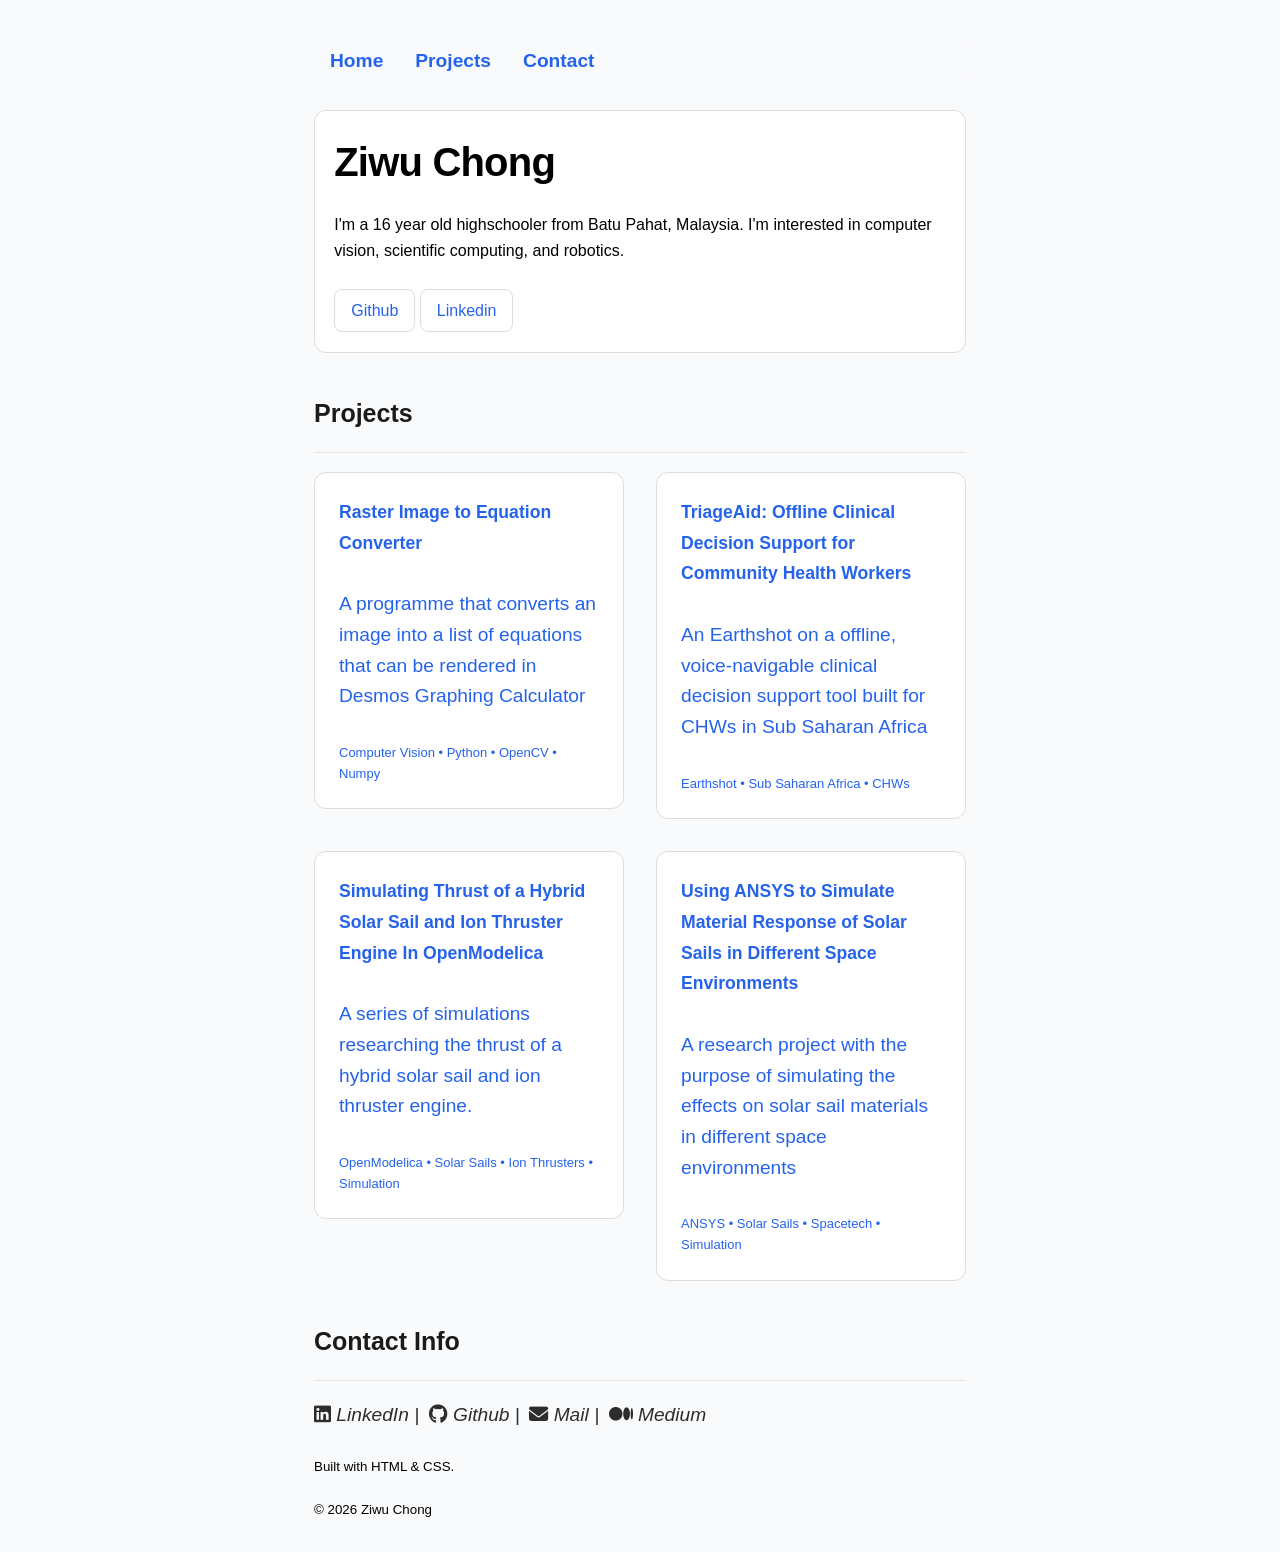
<file: index.html>
<!DOCTYPE html>
<html lang="en">
    <head>
        <meta charset="UTF-8">
        <meta name="viewport" content="width=device-width, initial-scale=1.0">
        <title>Ziwu Personal Website</title>
        <link rel="stylesheet" href="https://cdnjs.cloudflare.com/ajax/libs/font-awesome/6.5.1/css/all.min.css">
        <link rel="stylesheet" href="style.css">
    </head>

    <body>
        <header>
            <div class="logo"></div>
            <nav>
                <ul>
                    <li><a href="#hero">Home</a></li>
                    <li><a href="#projects">Projects</a></li>
                    <li><a href="#contact">Contact</a></li>
                </ul>
            </nav>
        </header>

        <main>
            <section id="hero">
                <h1>Ziwu Chong</h1>
                <p>I'm a 16 year old highschooler from Batu Pahat, Malaysia. I'm interested in computer vision, scientific computing, and robotics.</p>
                <br>
                <a class="mini_github_link" href="https://github.com/cziwu12" target="_blank" rel="noopener">Github</a> 
                <a class="mini_github_link" href="https://www.linkedin.com/in/chong-zi-wu-086863310/" target="_blank" rel="noopener">Linkedin</a>
            </section>

            <h2>Projects</h2>
            <section id="projects" class="projects">
                <a class="project_link" href="https://medium.com/@cziwu2010/converting-pixels-into-mathematics-how-i-built-a-raster-image-to-equation-converter-1eb80571f38f?sharedUserId=cziwu2010">
                    <article class="cards">
                        <p><strong>Raster Image to Equation Converter</strong></p>
                        <br>
                        <p>A programme that converts an image into a list of equations that can be rendered in Desmos Graphing Calculator</p>
                        <br>
                        <p class="techstack">Computer Vision • Python • OpenCV • Numpy</p>
                    </article>                
                </a>
                <a class="project_link" href="https://docs.google.com/presentation/d/1DTbniaXr1jw_Uv6KkA5lu7yYsg94So18/edit?usp=sharing&ouid=100331126728832784628&rtpof=true&sd=true">
                    <article class="cards">
                        <p><strong>TriageAid: Offline Clinical Decision Support for Community Health Workers</strong></p>
                        <br>
                        <p>An Earthshot on a offline, voice-navigable clinical decision support tool built for CHWs in Sub Saharan Africa </p>
                        <br>
                        <p class="techstack">Earthshot • Sub Saharan Africa • CHWs</p>
                    </article>    
                </a>
                <a class="project_link" href="https://medium.com/@cziwu2010/simulation-data-from-my-solar-sail-and-ion-thruster-hybrid-simulation-6bc771abd489?sharedUserId=cziwu2010">
                    <article class="cards">
                        <p><strong>Simulating Thrust of a Hybrid Solar Sail and Ion Thruster Engine In OpenModelica</strong></p>
                        <br>
                        <p>A series of simulations researching the thrust of a hybrid  solar sail and ion thruster engine.</p>
                        <br>
                        <p class="techstack">OpenModelica • Solar Sails • Ion Thrusters • Simulation</p>
                    </article>
                </a>
                <a class="project_link" href="https://medium.com/@cziwu2010/steady-state-thermal-heat-analysis-of-solar-sails-in-different-space-environments-69ac1c2e3efc?sharedUserId=cziwu2010">
                    <article class="cards">
                        <p><strong>Using ANSYS to Simulate Material Response of Solar Sails in Different Space Environments</strong></p>
                        <br>
                        <p>A research project with the purpose of simulating the effects on solar sail materials in different space environments</p>
                        <br>
                        <p class="techstack">ANSYS • Solar Sails • Spacetech • Simulation</p>
                    </article>
                </a>
            </section>
        <h2>Contact Info</h2>
            <footer id="contact">
                <address>
                    <a href="https://www.linkedin.com/in/chong-zi-wu-086863310/" target="_blank" rel="noopener"><i class="fa-brands fa-linkedin"></i> LinkedIn |</a>
                    <a href="https://github.com/cziwu12" target="_blank" rel="noopener"><i class="fa-brands fa-github"></i> Github |</a>
                    <a href="mailto:cziwu12@gmail.com" target="_blank" rel="noopener"><i class="fa-solid fa-envelope"></i> Mail |</a>
                    <a href="https://medium.com/@cziwu2010" target="_blank" rel="noopener"><i class="fa-brands fa-medium"></i> Medium </a>
                </address><br>

                <p class="extrafooter">Built with HTML & CSS.<br><br>© 2026 Ziwu Chong</p>
            </footer>
        </main>
    </body>
</html>
</file>
<file: style.css>
* {
    margin: 0;
    padding: 0;
    box-sizing: border-box
}

html {
    scroll-behavior: smooth;
}

body {
    font-family: -apple-system, BlinkMacSystemFont, 'Segoe UI', Roboto, Oxygen, Ubuntu, Cantarell, sans-serif;
    line-height: 1.6;
    background:#f8fafc;
    max-width: 700px; 
    margin: 0 auto; 
    padding: 2rem 1.5rem;
}

nav ul {
    display: flex; 
    list-style: none;
    overflow: hidden;
    position: sticky;
    top: 0;
    backdrop-filter: blur(10px);
}

nav li a {
    display: block;
    text-align: center;
    padding: 14px 16px;
    font-weight: 700;
}

nav ul li a:hover {
  background-color: #ebebeb;
  list-style: none;
}

#hero {
    margin-top: 1.2rem;
    background: #ffffff;
    border: 1px solid #ddd;
    border-radius: 12px;
    padding: 1.2rem;
    transition: transform 0.2s ease, box-shadow 0.2s ease;
}

#hero:hover {
    transform: translateY(-5px);
    box-shadow: 0 5px 10px rgba(0,0,0,0.08);
}

#hero a {
    font-size: 1rem;
}

.mini_github_link {
    display:inline-block;

    border:1px solid #ddd;

    border-radius:8px;

    padding:.5rem 1rem;
}

h1 {
    font-size: 2.5rem;      
    font-weight: 700;       
    margin-bottom: 0.5rem;  
    letter-spacing: -0.02em; 
    padding-bottom: 10px;
    
}


h2 { 
    margin-top: 2.5rem;      
    color: #1a1a1a;
    font-size: 25px;
    font-weight: 620;
    padding-bottom: 1.2rem;
    margin-bottom: 1.2rem;
    border-bottom: 1px solid #e5e5e5;
}

.projects {
    display: grid;
    grid-template-columns: 1fr 1fr;
    gap: 2rem;
    align-items:stretch;
}

.project_links {
    color:inherit;
    text-decoration:none;
}

.cards {
    display: flex;
    flex-direction: column;
    background: #ffffff;
    border: 1px solid #ddd;
    border-radius: 12px;
    padding: 1.5rem;
    transition: transform 0.2s ease, box-shadow 0.2s ease;
}

.cards strong {
    color: #2563eb;
    font-size: 1.1rem;
}

.techstack {
    color: #2563eb;
    font-size: small;
    margin-top: auto;
}

.cards:hover {
    transform: translateY(-5px);
    box-shadow: 0 5px 10px rgba(0,0,0,0.08);
}



a {
    color: #2563eb;          
    text-decoration: none;    
    font-size: 1.2rem;
    transition: color 0.2s ease;
}

a:hover {
    text-decoration: underline;
    color: #1d4ed8;
}

address a{
    font-size: 1.2rem;
    color: #2d2d2d;
    padding-right: 5px;
}


.address a:hover{
    color: dodgerblue;
}

.extrafooter {
    font-size: smaller;
}

@media (max-width: 480px) {
    h1 {
        font-size: 2rem;
    }
    
    body {
        padding: 1.5rem 1rem;
    }
}
</file>
